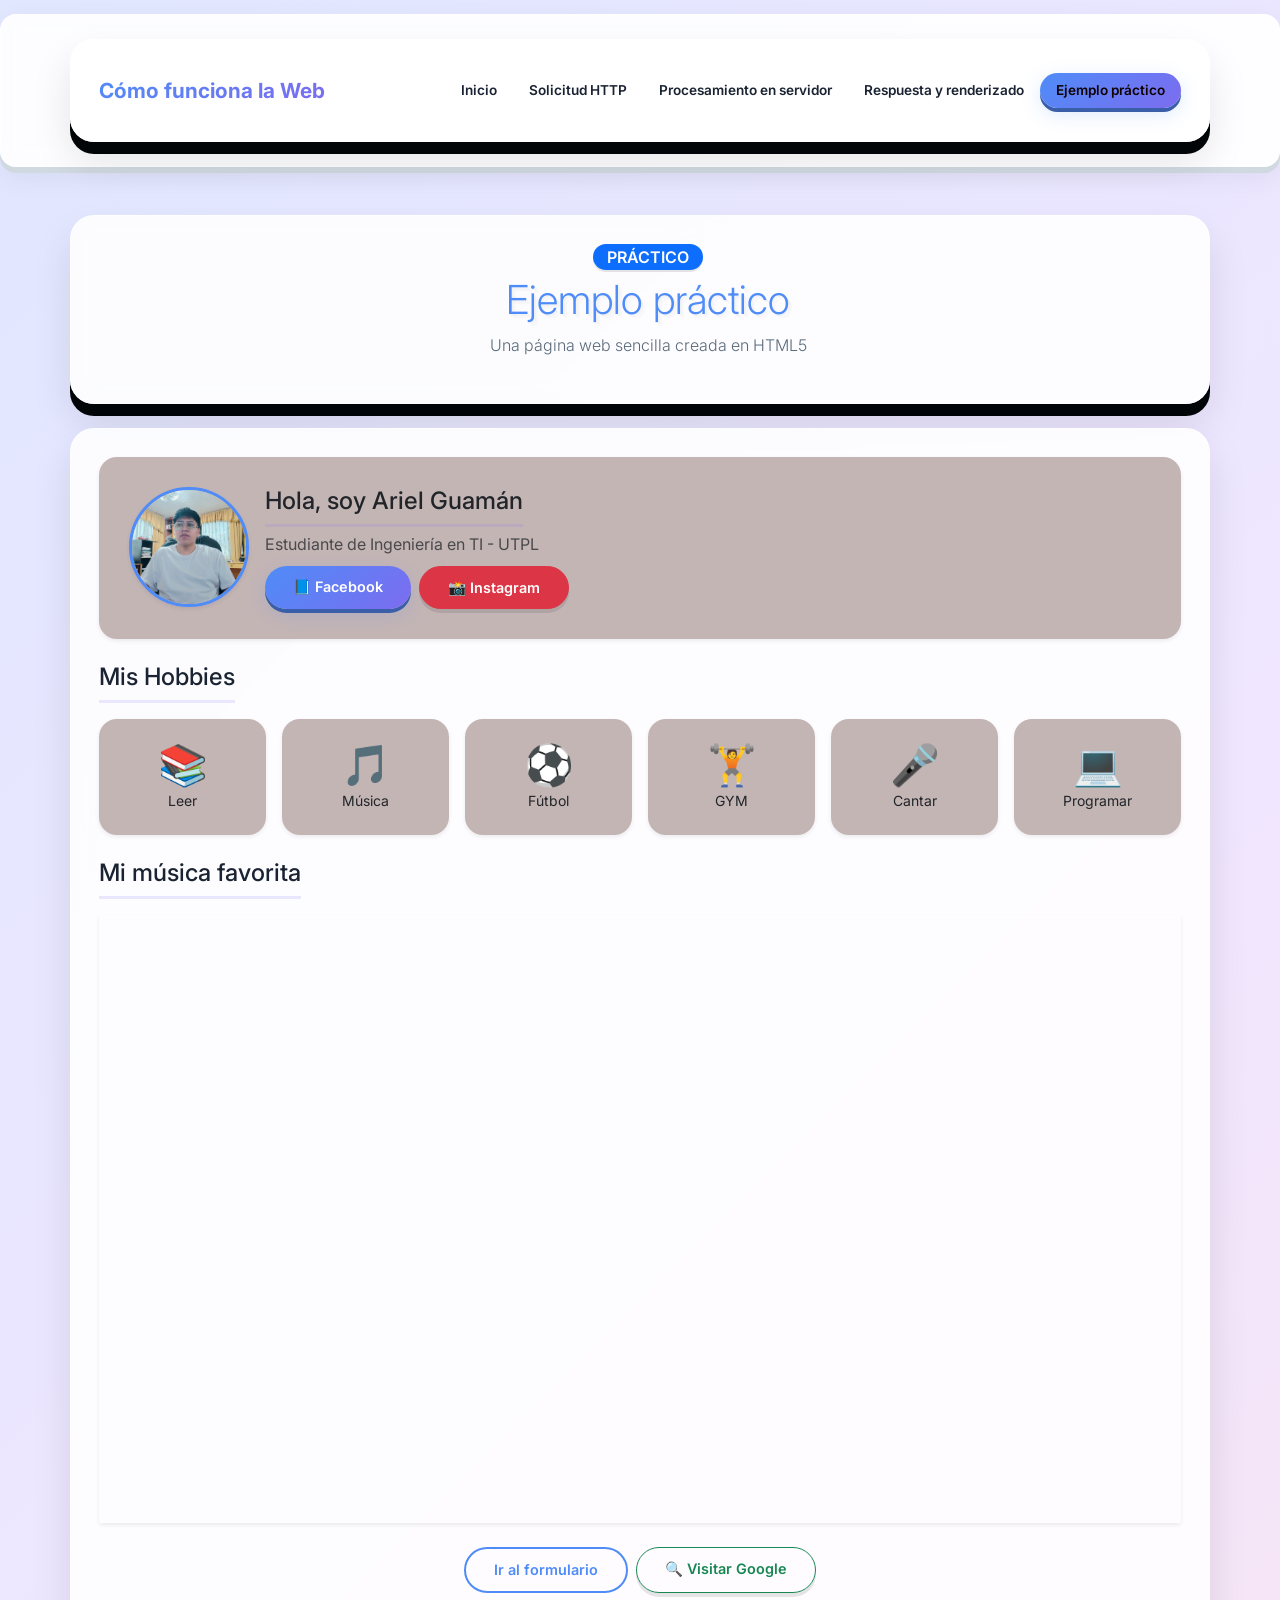
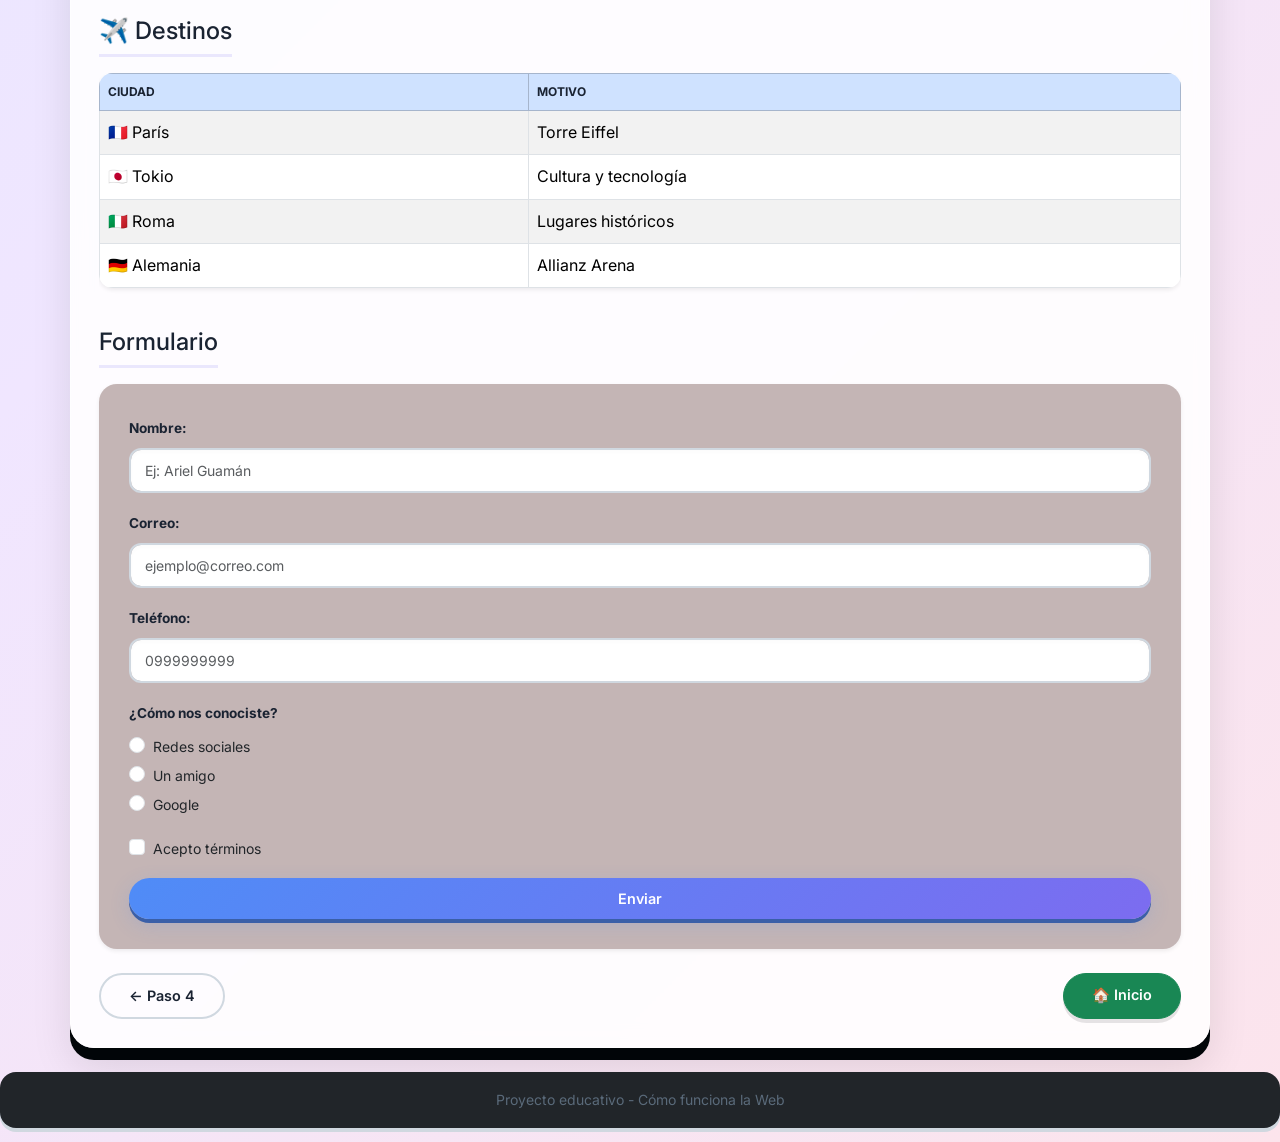
<file: proyecto/ejemplo.html>
<!DOCTYPE html>
<html lang="en">
<head>
    <meta charset="UTF-8">
    <meta name="viewport" content="width=device-width, initial-scale=1.0">
    <title>Ejemplo práctico: Mini página renderizada</title>
    <link rel="stylesheet" href="bootstrap/css/bootstrap.min.css">
    <link rel="stylesheet" href="css/estilos.css">
    
</head>
<body>
    <header>
        <nav class="navbar navbar-expand-lg navbar-dark bg-primary shadow">
            <div class="container">
                <a class="navbar-brand fw-bold" href="index.html">Cómo funciona la Web</a>
                <button class="navbar-toggler" type="button" data-bs-toggle="collapse" data-bs-target="#navbarNav">
                    <span class="navbar-toggler-icon"></span>
                </button>
                <div class="collapse navbar-collapse" id="navbarNav">
                    <ul class="navbar-nav ms-auto">
                        <li class="nav-item"><a class="nav-link" href="index.html">Inicio</a></li>
                        <li class="nav-item"><a class="nav-link" href="solicitud.html">Solicitud HTTP</a></li>
                        <li class="nav-item"><a class="nav-link" href="servidor.html">Procesamiento en servidor</a></li>
                        <li class="nav-item"><a class="nav-link" href="respuesta.html">Respuesta y renderizado</a></li>
                        <li class="nav-item"><a class="nav-link active" href="ejemplo.html">Ejemplo práctico</a></li>
                    </ul>
                </div>
            </div>
        </nav>

        <div class="container text-center mt-4 mt-md-5">
            <div class="d-flex flex-column flex-sm-row align-items-center justify-content-center">
                <span class="display-3 me-0 me-sm-3 mb-2 mb-sm-0"></span>
                <div>
                    <span class="badge bg-primary fs-6"> Práctico</span>
                    <h1 class="mt-1 display-6 display-md-5">Ejemplo práctico</h1>
                    <p class="lead fs-6">Una página web sencilla creada en HTML5</p>
                </div>
            </div>
        </div>
    </header>

    <main class="container my-3 my-md-4">
        <!-- Presentación: foto izquierda + texto + redes -->
        <div class="card shadow-sm mb-4">
            <div class="card-body p-3 p-md-4">
                <div class="d-flex flex-column flex-md-row align-items-center align-items-md-start gap-3">
                    <img src="img/ejemplo.png" alt="Foto de Ariel Guamán" class="rounded-circle shadow-sm" style="width:120px;height:120px;object-fit:cover;flex-shrink:0;">
                    <div class="text-center text-md-start">
                        <h2 class="h4 mb-1"> Hola, soy Ariel Guamán</h2>
                        <p class="text-muted mb-2">Estudiante de Ingeniería en TI - UTPL</p>
                        <div class="d-flex flex-wrap justify-content-center justify-content-md-start gap-2">
                            <a href="https://www.facebook.com/anthonioarielcastillo/?locale=es_LA" class="btn btn-primary btn-sm">📘 Facebook</a>
                            <a href="https://www.instagram.com/" class="btn btn-danger btn-sm">📸 Instagram</a>
                        </div>
                    </div>
                </div>
            </div>
        </div>

        <!-- Hobbies -->
        <h2 class="text-center h4 mb-3"> Mis Hobbies</h2>
        <div class="row g-2 g-md-3 mb-4">
            <div class="col-4 col-md-3 col-lg-2"><div class="card text-center shadow-sm h-100"><div class="card-body p-2 p-md-3"><span class="display-6">📚</span><p class="mb-0 small">Leer</p></div></div></div>
            <div class="col-4 col-md-3 col-lg-2"><div class="card text-center shadow-sm h-100"><div class="card-body p-2 p-md-3"><span class="display-6">🎵</span><p class="mb-0 small">Música</p></div></div></div>
            <div class="col-4 col-md-3 col-lg-2"><div class="card text-center shadow-sm h-100"><div class="card-body p-2 p-md-3"><span class="display-6">⚽</span><p class="mb-0 small">Fútbol</p></div></div></div>
            <div class="col-4 col-md-3 col-lg-2"><div class="card text-center shadow-sm h-100"><div class="card-body p-2 p-md-3"><span class="display-6">🏋️</span><p class="mb-0 small">GYM</p></div></div></div>
            <div class="col-4 col-md-3 col-lg-2"><div class="card text-center shadow-sm h-100"><div class="card-body p-2 p-md-3"><span class="display-6">🎤</span><p class="mb-0 small">Cantar</p></div></div></div>
            <div class="col-4 col-md-3 col-lg-2"><div class="card text-center shadow-sm h-100"><div class="card-body p-2 p-md-3"><span class="display-6">💻</span><p class="mb-0 small">Programar</p></div></div></div>
        </div>

        <!-- Video -->
        <h2 class="text-center h4 mb-3"> Mi música favorita</h2>
        <div class="ratio ratio-16x9 shadow-sm mb-4">
            <iframe src="https://www.youtube.com/embed/Kr4EQDVETuA?si=vXRgKVp96FmNNMOS" title="Video musical" allowfullscreen></iframe>
        </div>

        <!-- Enlaces -->
        <div class="d-flex flex-wrap justify-content-center gap-2 mb-4">
            <a href="#formulario" class="btn btn-outline-primary btn-sm"> Ir al formulario</a>
            <a href="https://www.google.com" target="_blank" class="btn btn-outline-success btn-sm">🔍 Visitar Google</a>
        </div>

        <!-- Tabla Destinos -->
        <h2 class="text-center h4 mb-3">✈️ Destinos</h2>
        <div class="table-responsive mb-4">
            <table class="table table-striped table-bordered table-hover shadow-sm">
                <thead class="table-primary"><tr><th>Ciudad</th><th>Motivo</th></tr></thead>
                <tbody>
                    <tr><td>🇫🇷 París</td><td>Torre Eiffel</td></tr>
                    <tr><td>🇯🇵 Tokio</td><td>Cultura y tecnología</td></tr>
                    <tr><td>🇮🇹 Roma</td><td>Lugares históricos</td></tr>
                    <tr><td>🇩🇪 Alemania</td><td>Allianz Arena</td></tr>
                </tbody>
            </table>
        </div>

        <!-- Formulario -->
        <h2 id="formulario" class="text-center h4 mb-3"> Formulario</h2>
        <div class="card shadow-sm mb-4">
            <div class="card-body p-3 p-md-4">
                <form>
                    <div class="mb-2 mb-md-3">
                        <label class="form-label fw-bold small">Nombre:</label>
                        <input type="text" class="form-control form-control-sm" placeholder="Ej: Ariel Guamán" required>
                    </div>
                    <div class="mb-2 mb-md-3">
                        <label class="form-label fw-bold small">Correo:</label>
                        <input type="email" class="form-control form-control-sm" placeholder="ejemplo@correo.com" required>
                    </div>
                    <div class="mb-2 mb-md-3">
                        <label class="form-label fw-bold small">Teléfono:</label>
                        <input type="tel" class="form-control form-control-sm" placeholder="0999999999">
                    </div>
                    <div class="mb-2 mb-md-3">
                        <label class="form-label fw-bold small">¿Cómo nos conociste?</label>
                        <div class="form-check"><input class="form-check-input" type="radio" name="conociste"><label class="form-check-label small">Redes sociales</label></div>
                        <div class="form-check"><input class="form-check-input" type="radio" name="conociste"><label class="form-check-label small">Un amigo</label></div>
                        <div class="form-check"><input class="form-check-input" type="radio" name="conociste"><label class="form-check-label small">Google</label></div>
                    </div>
                    <div class="mb-2 mb-md-3 form-check">
                        <input type="checkbox" class="form-check-input" required>
                        <label class="form-check-label small">Acepto términos</label>
                    </div>
                    <button type="submit" class="btn btn-primary w-100"> Enviar</button>
                </form>
            </div>
        </div>

        <div class="modal fade" id="infoModal" tabindex="-1">
            <div class="modal-dialog modal-dialog-centered">
                <div class="modal-content">
                    <div class="modal-header bg-primary text-white">
                        <h5 class="modal-title"> Información</h5>
                        <button type="button" class="btn-close btn-close-white" data-bs-dismiss="modal"></button>
                    </div>
                    <div class="modal-body">
                        <p><strong>Proyecto educativo</strong> - Desarrollo Web</p>
                        <p><strong>Framework:</strong> Bootstrap 5</p>
                        <p><strong>Autor:</strong> Ariel Guamán - UTPL</p>
                    </div>
                    <div class="modal-footer">
                        <button type="button" class="btn btn-secondary btn-sm" data-bs-dismiss="modal">Cerrar</button>
                    </div>
                </div>
            </div>
        </div>

        <!-- Navegación -->
        <div class="d-flex flex-wrap justify-content-between gap-2 mt-4">
            <a href="respuesta.html" class="btn btn-outline-secondary">← Paso 4</a>
            <a href="index.html" class="btn btn-success">🏠 Inicio</a>
        </div>
    </main>

    <footer class="bg-dark text-white text-center py-3 mt-4">
        <p class="mb-0 small">Proyecto educativo - Cómo funciona la Web</p>
    </footer>

    <script src="bootstrap/js/bootstrap.bundle.min.js"></script>
</body>
</html>
</file>
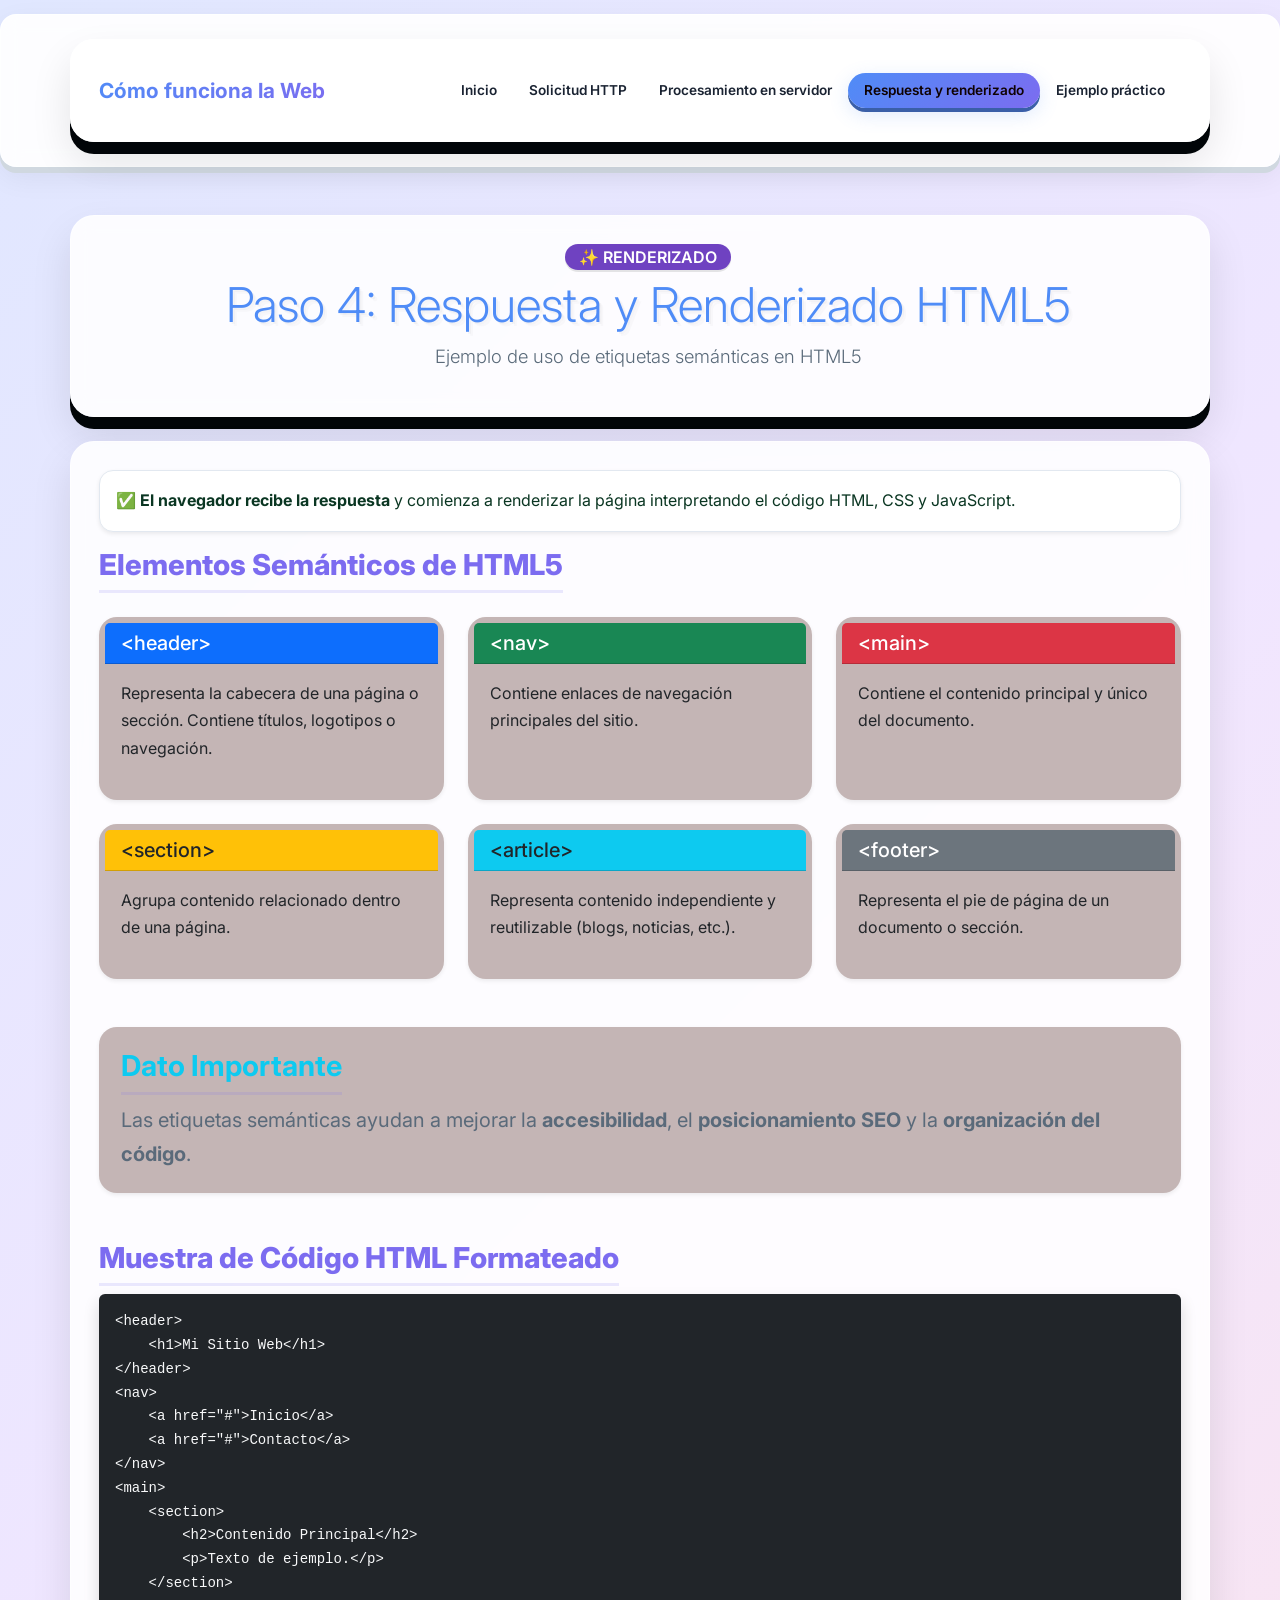
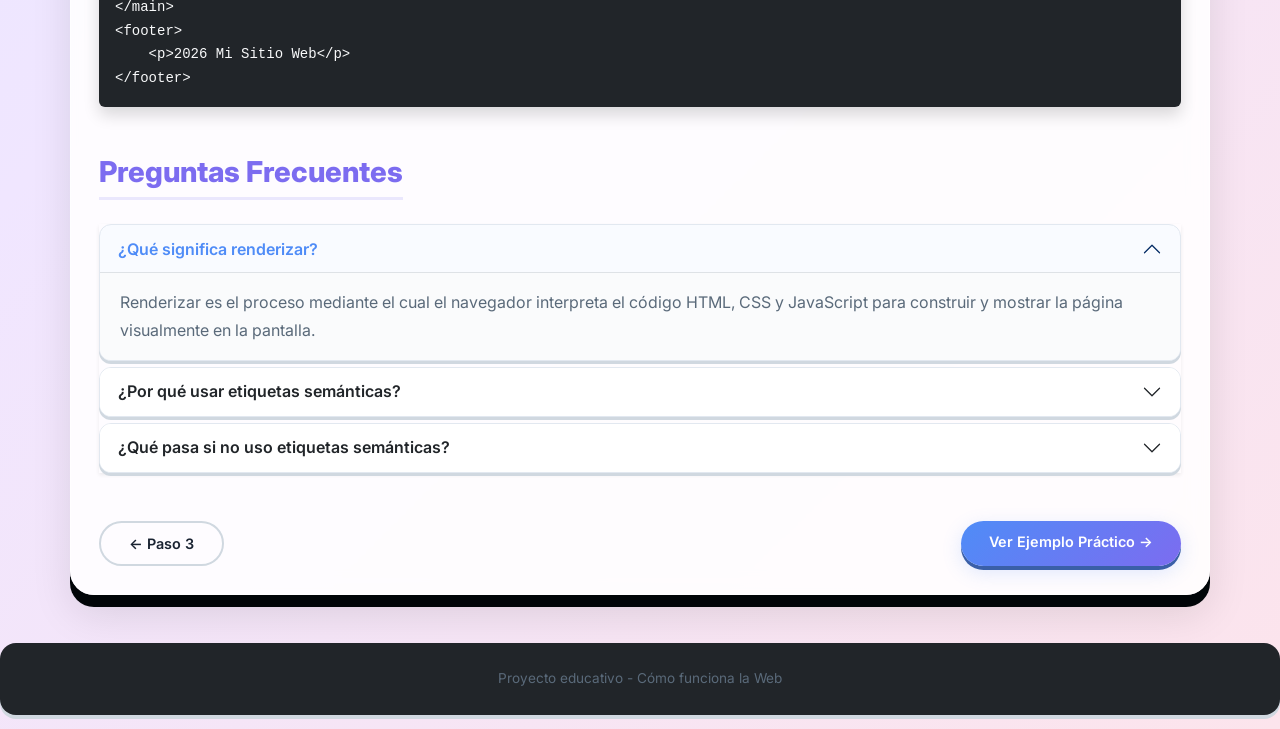
<file: proyecto/respuesta.html>
<!DOCTYPE html>
<html lang="en">
<head>
    <meta charset="UTF-8">
    <meta name="viewport" content="width=device-width, initial-scale=1.0">
    <title>Respuesta y Renderizado HTML5</title>
    <link rel="stylesheet" href="bootstrap/css/bootstrap.min.css">
    <link rel="stylesheet" href="css/estilos.css">
    
</head>
<body>
    <header>
        <nav class="navbar navbar-expand-lg navbar-dark bg-primary shadow">
            <div class="container">
                <a class="navbar-brand fw-bold" href="index.html"> Cómo funciona la Web</a>
                <button class="navbar-toggler" type="button"
                    data-bs-toggle="collapse"
                    data-bs-target="#navbarNav">
                    <span class="navbar-toggler-icon"></span>
                </button>
                <div class="collapse navbar-collapse" id="navbarNav">
                    <ul class="navbar-nav ms-auto">
                        <li class="nav-item"><a class="nav-link" href="index.html">Inicio</a></li>
                        <li class="nav-item"><a class="nav-link" href="solicitud.html">Solicitud HTTP</a></li>
                        <li class="nav-item"><a class="nav-link" href="servidor.html">Procesamiento en servidor</a></li>
                        <li class="nav-item"><a class="nav-link active" href="respuesta.html">Respuesta y renderizado</a></li>
                        <li class="nav-item"><a class="nav-link" href="ejemplo.html">Ejemplo práctico</a></li>
                    </ul>
                </div>
            </div>
        </nav>

        <div class="container text-center mt-5">
            <div class="d-flex align-items-center justify-content-center">
                <span class="display-1 me-3"></span>
                <div>
                    <span class="badge bg-purple text-white fs-6" style="background-color: #6f42c1;">✨ Renderizado</span>
                    <h1 class="mt-1 display-5">Paso 4: Respuesta y Renderizado HTML5</h1>
                    <p class="lead">Ejemplo de uso de etiquetas semánticas en HTML5</p>
                </div>
            </div>
        </div>
    </header>

    <main class="container my-4">
        <!-- Introducción -->
        <div class="alert alert-success shadow-sm" role="alert">
            <strong>✅ El navegador recibe la respuesta</strong> y comienza a renderizar la página interpretando el código HTML, CSS y JavaScript.
        </div>

        <!-- Grid de elementos semánticos -->
        <section class="mb-5">
            <h2 class="text-center mb-4">Elementos Semánticos de HTML5</h2>
            <div class="row g-4">
                <div class="col-md-6 col-lg-4">
                    <div class="card h-100 shadow-sm border-primary">
                        <div class="card-header bg-primary text-white">
                            <h5 class="mb-0">&lt;header&gt;</h5>
                        </div>
                        <div class="card-body">
                            <p>Representa la cabecera de una página o sección. Contiene títulos, logotipos o navegación.</p>
                        </div>
                    </div>
                </div>
                <div class="col-md-6 col-lg-4">
                    <div class="card h-100 shadow-sm border-success">
                        <div class="card-header bg-success text-white">
                            <h5 class="mb-0">&lt;nav&gt;</h5>
                        </div>
                        <div class="card-body">
                            <p>Contiene enlaces de navegación principales del sitio.</p>
                        </div>
                    </div>
                </div>
                <div class="col-md-6 col-lg-4">
                    <div class="card h-100 shadow-sm border-danger">
                        <div class="card-header bg-danger text-white">
                            <h5 class="mb-0">&lt;main&gt;</h5>
                        </div>
                        <div class="card-body">
                            <p>Contiene el contenido principal y único del documento.</p>
                        </div>
                    </div>
                </div>
                <div class="col-md-6 col-lg-4">
                    <div class="card h-100 shadow-sm border-warning">
                        <div class="card-header bg-warning text-dark">
                            <h5 class="mb-0">&lt;section&gt;</h5>
                        </div>
                        <div class="card-body">
                            <p>Agrupa contenido relacionado dentro de una página.</p>
                        </div>
                    </div>
                </div>
                <div class="col-md-6 col-lg-4">
                    <div class="card h-100 shadow-sm border-info">
                        <div class="card-header bg-info text-dark">
                            <h5 class="mb-0">&lt;article&gt;</h5>
                        </div>
                        <div class="card-body">
                            <p>Representa contenido independiente y reutilizable (blogs, noticias, etc.).</p>
                        </div>
                    </div>
                </div>
                <div class="col-md-6 col-lg-4">
                    <div class="card h-100 shadow-sm border-secondary">
                        <div class="card-header bg-secondary text-white">
                            <h5 class="mb-0">&lt;footer&gt;</h5>
                        </div>
                        <div class="card-body">
                            <p>Representa el pie de página de un documento o sección.</p>
                        </div>
                    </div>
                </div>
            </div>
        </section>

        <!-- Aside con dato importante -->
        <aside class="mb-5">
            <div class="card border-info shadow-sm">
                <div class="card-body">
                    <h2 class="card-title text-info"> Dato Importante</h2>
                    <p class="card-text fs-5">
                        Las etiquetas semánticas ayudan a mejorar la <strong>accesibilidad</strong>, el <strong>posicionamiento SEO</strong> y la <strong>organización del código</strong>.
                    </p>
                </div>
            </div>
        </aside>

        <!-- Código formateado -->
        <section class="mb-5">
            <h2>Muestra de Código HTML Formateado</h2>
            <div class="bg-dark text-light p-3 rounded shadow">
                <pre class="mb-0"><code>&lt;header&gt;
    &lt;h1&gt;Mi Sitio Web&lt;/h1&gt;
&lt;/header&gt;
&lt;nav&gt;
    &lt;a href="#"&gt;Inicio&lt;/a&gt;
    &lt;a href="#"&gt;Contacto&lt;/a&gt;
&lt;/nav&gt;
&lt;main&gt;
    &lt;section&gt;
        &lt;h2&gt;Contenido Principal&lt;/h2&gt;
        &lt;p&gt;Texto de ejemplo.&lt;/p&gt;
    &lt;/section&gt;
&lt;/main&gt;
&lt;footer&gt;
    &lt;p&gt;2026 Mi Sitio Web&lt;/p&gt;
&lt;/footer&gt;</code></pre>
            </div>
        </section>

        <!-- Acordeón (componente adicional) -->
        <section class="mb-5">
            <h2 class="text-center mb-4">Preguntas Frecuentes</h2>
            <div class="accordion shadow-sm" id="faqAccordion">
                <div class="accordion-item">
                    <h3 class="accordion-header">
                        <button class="accordion-button" type="button" data-bs-toggle="collapse" data-bs-target="#faq1">
                            ¿Qué significa renderizar?
                        </button>
                    </h3>
                    <div id="faq1" class="accordion-collapse collapse show" data-bs-parent="#faqAccordion">
                        <div class="accordion-body">
                            Renderizar es el proceso mediante el cual el navegador interpreta el código HTML, CSS y JavaScript para construir y mostrar la página visualmente en la pantalla.
                        </div>
                    </div>
                </div>
                <div class="accordion-item">
                    <h3 class="accordion-header">
                        <button class="accordion-button collapsed" type="button" data-bs-toggle="collapse" data-bs-target="#faq2">
                            ¿Por qué usar etiquetas semánticas?
                        </button>
                    </h3>
                    <div id="faq2" class="accordion-collapse collapse" data-bs-parent="#faqAccordion">
                        <div class="accordion-body">
                            Mejoran la accesibilidad para lectores de pantalla, ayudan a los motores de búsqueda a entender mejor el contenido y hacen el código más legible y mantenible.
                        </div>
                    </div>
                </div>
                <div class="accordion-item">
                    <h3 class="accordion-header">
                        <button class="accordion-button collapsed" type="button" data-bs-toggle="collapse" data-bs-target="#faq3">
                            ¿Qué pasa si no uso etiquetas semánticas?
                        </button>
                    </h3>
                    <div id="faq3" class="accordion-collapse collapse" data-bs-parent="#faqAccordion">
                        <div class="accordion-body">
                            Sin etiquetas semánticas, el HTML pierde significado estructural, lo que dificulta la accesibilidad y puede afectar negativamente el posicionamiento SEO.
                        </div>
                    </div>
                </div>
            </div>
        </section>

        <!-- Botones navegación -->
        <div class="d-flex justify-content-between mt-5">
            <a href="servidor.html" class="btn btn-outline-secondary">← Paso 3</a>
            <a href="ejemplo.html" class="btn btn-primary">Ver Ejemplo Práctico →</a>
        </div>
    </main>

    <footer class="bg-dark text-white text-center py-4 mt-5">
        <p class="mb-0">Proyecto educativo - Cómo funciona la Web</p>
    </footer>

    <script src="bootstrap/js/bootstrap.bundle.min.js"></script>
</body>
</html>
</file>
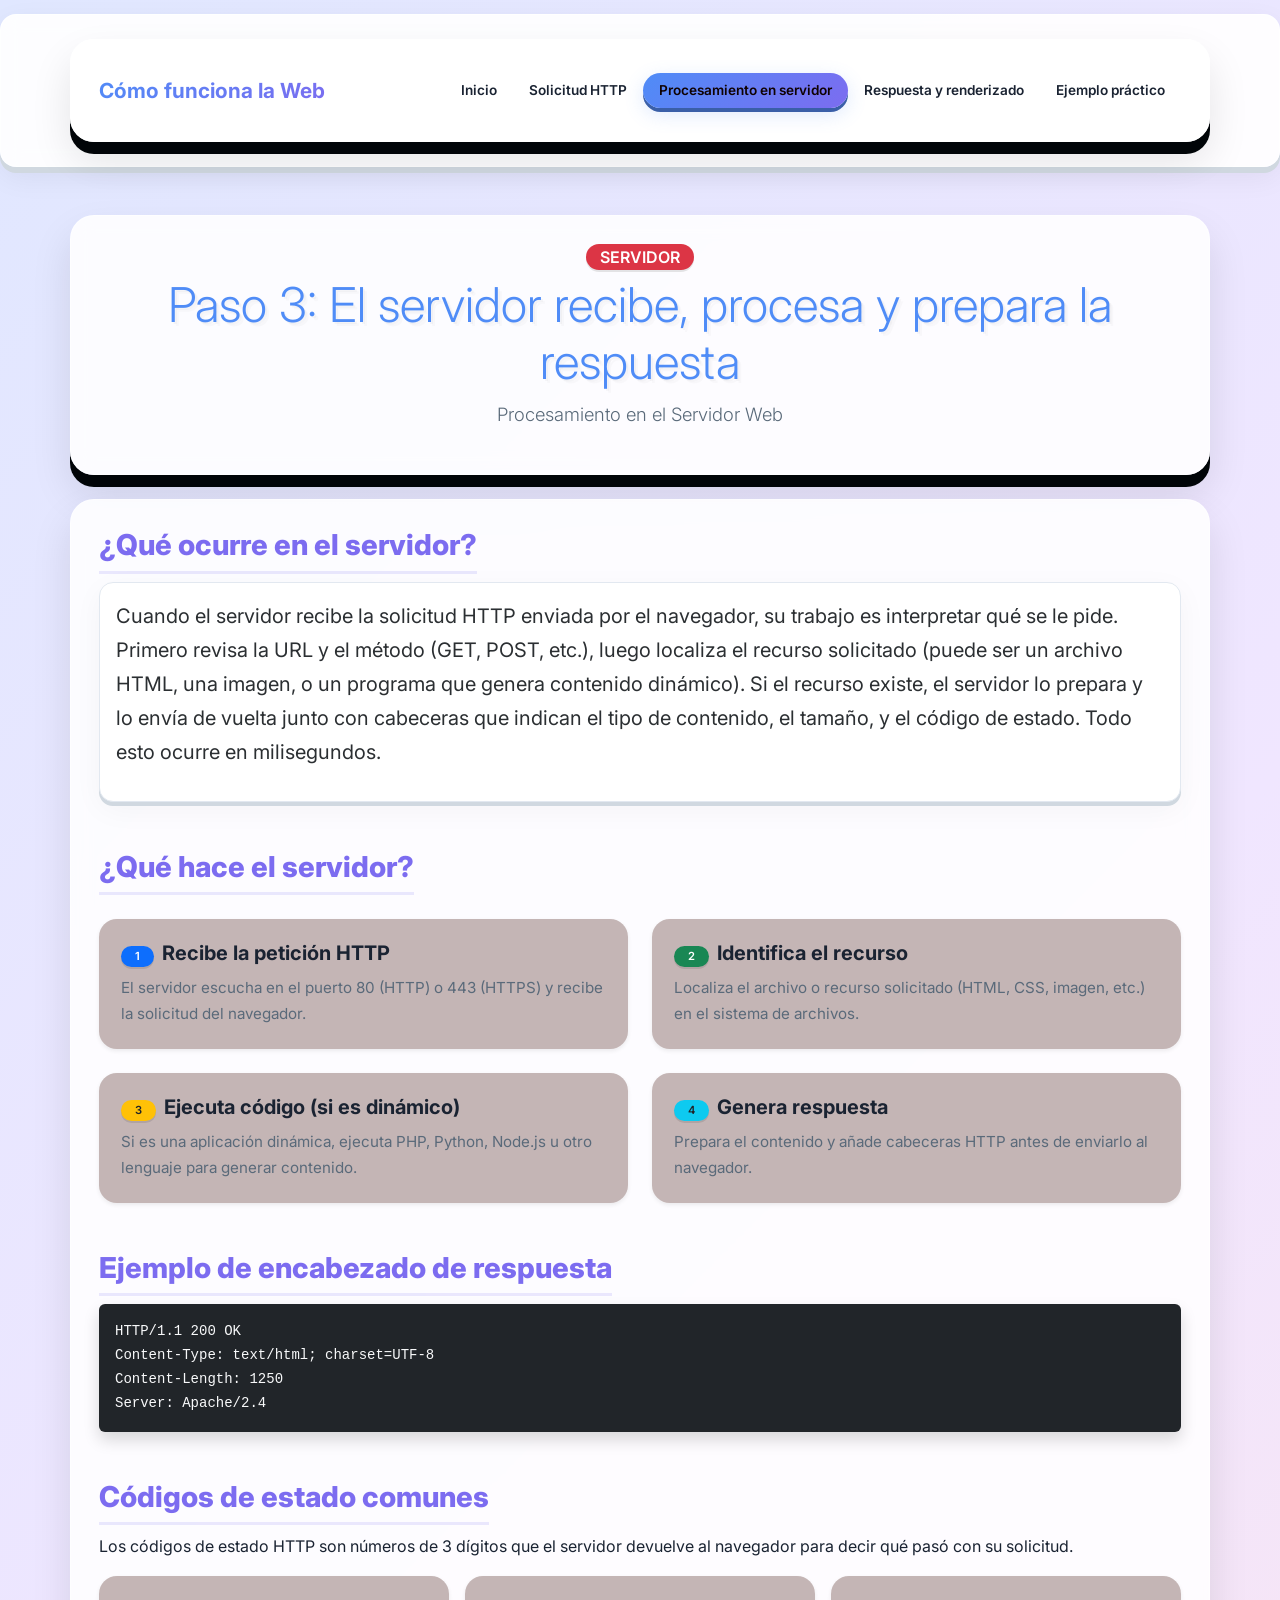
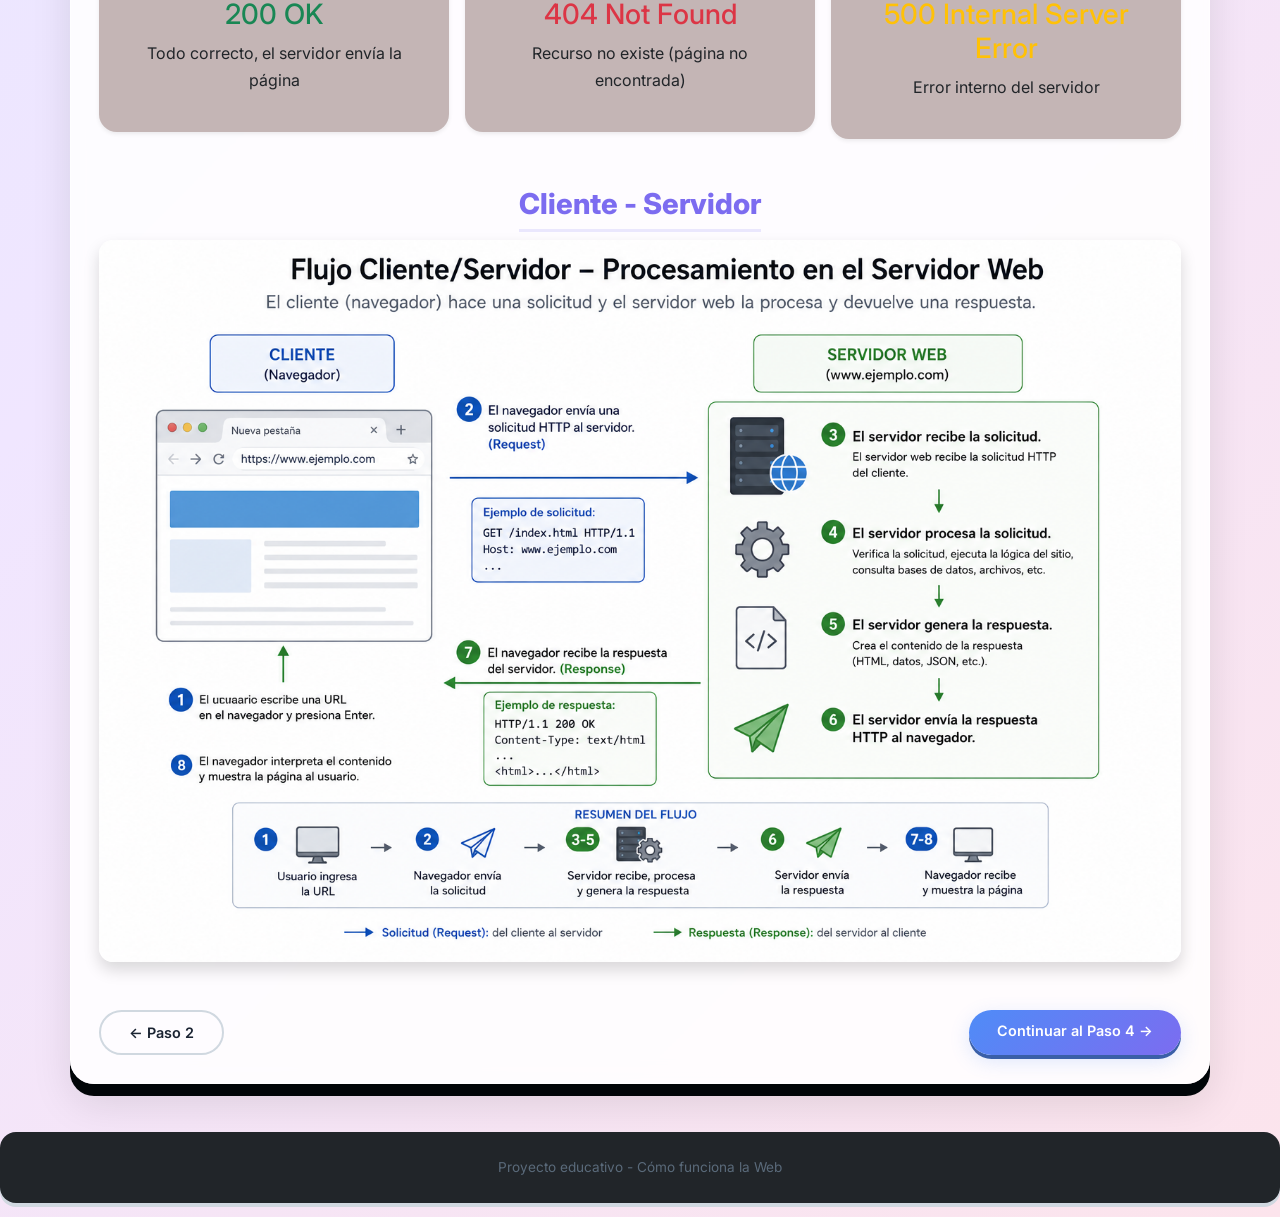
<file: proyecto/servidor.html>
<!DOCTYPE html>
<html lang="es">
<head>
    <meta charset="UTF-8">
    <meta name="viewport" content="width=device-width, initial-scale=1.0">
    <title>Procesamieento en el Servidor</title>
    <link rel="stylesheet" href="bootstrap/css/bootstrap.min.css">
    <link rel="stylesheet" href="css/estilos.css">

</head>
<body>
    <header>
        <nav class="navbar navbar-expand-lg navbar-dark bg-primary shadow">
            <div class="container">
                <a class="navbar-brand fw-bold" href="index.html"> Cómo funciona la Web</a>
                <button class="navbar-toggler" type="button"
                    data-bs-toggle="collapse"
                    data-bs-target="#navbarNav">
                    <span class="navbar-toggler-icon"></span>
                </button>
                <div class="collapse navbar-collapse" id="navbarNav">
                    <ul class="navbar-nav ms-auto">
                        <li class="nav-item"><a class="nav-link" href="index.html">Inicio</a></li>
                        <li class="nav-item"><a class="nav-link" href="solicitud.html">Solicitud HTTP</a></li>
                        <li class="nav-item"><a class="nav-link active" href="servidor.html">Procesamiento en servidor</a></li>
                        <li class="nav-item"><a class="nav-link" href="respuesta.html">Respuesta y renderizado</a></li>
                        <li class="nav-item"><a class="nav-link" href="ejemplo.html">Ejemplo práctico</a></li>
                    </ul>
                </div>
            </div>
        </nav>

        <div class="container text-center mt-5">
                    <span class="badge bg-danger fs-6"> Servidor</span>
                    <h1 class="mt-1 display-5">Paso 3: El servidor recibe, procesa y prepara la respuesta</h1>
                    <p class="lead">Procesamiento en el Servidor Web</p>
                </div>
            </div>
        </div>
    </header>

    <main class="container my-4">
        <!-- ¿Qué ocurre? -->
        <section class="mb-5">
            <h2>¿Qué ocurre en el servidor?</h2>
            <div class="alert alert-secondary">
                <p class="fs-5">
                    Cuando el servidor recibe la solicitud HTTP enviada por el navegador, su trabajo es interpretar qué se le pide. Primero revisa la URL y el método (GET, POST, etc.), luego localiza el recurso solicitado (puede ser un archivo HTML, una imagen, o un programa que genera contenido dinámico). Si el recurso existe, el servidor lo prepara y lo envía de vuelta junto con cabeceras que indican el tipo de contenido, el tamaño, y el código de estado. Todo esto ocurre en milisegundos.
                </p>
            </div>
        </section>

        <!-- Pasos en cards -->
        <section class="mb-5">
            <h2 class="text-center mb-4">¿Qué hace el servidor?</h2>
            <div class="row g-4">
                <div class="col-md-6">
                    <div class="card h-100 shadow-sm border-primary">
                        <div class="card-body">
                            <h5 class="card-title"><span class="badge bg-primary rounded-pill me-2">1</span>Recibe la petición HTTP</h5>
                            <p class="card-text">El servidor escucha en el puerto 80 (HTTP) o 443 (HTTPS) y recibe la solicitud del navegador.</p>
                        </div>
                    </div>
                </div>
                <div class="col-md-6">
                    <div class="card h-100 shadow-sm border-success">
                        <div class="card-body">
                            <h5 class="card-title"><span class="badge bg-success rounded-pill me-2">2</span>Identifica el recurso</h5>
                            <p class="card-text">Localiza el archivo o recurso solicitado (HTML, CSS, imagen, etc.) en el sistema de archivos.</p>
                        </div>
                    </div>
                </div>
                <div class="col-md-6">
                    <div class="card h-100 shadow-sm border-warning">
                        <div class="card-body">
                            <h5 class="card-title"><span class="badge bg-warning text-dark rounded-pill me-2">3</span>Ejecuta código (si es dinámico)</h5>
                            <p class="card-text">Si es una aplicación dinámica, ejecuta PHP, Python, Node.js u otro lenguaje para generar contenido.</p>
                        </div>
                    </div>
                </div>
                <div class="col-md-6">
                    <div class="card h-100 shadow-sm border-info">
                        <div class="card-body">
                            <h5 class="card-title"><span class="badge bg-info text-dark rounded-pill me-2">4</span>Genera respuesta</h5>
                            <p class="card-text">Prepara el contenido y añade cabeceras HTTP antes de enviarlo al navegador.</p>
                        </div>
                    </div>
                </div>
            </div>
        </section>

        <!-- Ejemplo de encabezado -->
        <section class="mb-5">
            <h2>Ejemplo de encabezado de respuesta</h2>
            <div class="bg-dark text-light p-3 rounded shadow">
                <pre class="mb-0"><code>HTTP/1.1 200 OK
Content-Type: text/html; charset=UTF-8
Content-Length: 1250
Server: Apache/2.4</code></pre>
            </div>
        </section>

        <!-- Códigos de estado -->
        <section class="mb-5">
            <h2>Códigos de estado comunes</h2>
            <p>Los códigos de estado HTTP son números de 3 dígitos que el servidor devuelve al navegador para decir qué pasó con su solicitud.</p>
            <div class="row g-3">
                <div class="col-md-4">
                    <div class="card border-success shadow-sm">
                        <div class="card-body text-center">
                            <h3 class="text-success">200 OK</h3>
                            <p>Todo correcto, el servidor envía la página</p>
                        </div>
                    </div>
                </div>
                <div class="col-md-4">
                    <div class="card border-danger shadow-sm">
                        <div class="card-body text-center">
                            <h3 class="text-danger">404 Not Found</h3>
                            <p>Recurso no existe (página no encontrada)</p>
                        </div>
                    </div>
                </div>
                <div class="col-md-4">
                    <div class="card border-warning shadow-sm">
                        <div class="card-body text-center">
                            <h3 class="text-warning">500 Internal Server Error</h3>
                            <p>Error interno del servidor</p>
                        </div>
                    </div>
                </div>
            </div>
        </section>

        <!-- Imagen -->
        <section class="text-center mb-5">
            <h2>Cliente - Servidor</h2>
            <img src="img/ClienteServidor.png"
                alt="Diagrama de comunicación cliente-servidor"
                class="img-fluid rounded shadow">
        </section>

        <!-- Botones navegación -->
        <div class="d-flex justify-content-between mt-5">
            <a href="solicitud.html" class="btn btn-outline-secondary">← Paso 2</a>
            <a href="respuesta.html" class="btn btn-primary">Continuar al Paso 4 →</a>
        </div>
    </main>

    <footer class="bg-dark text-white text-center py-4 mt-5">
        <p class="mb-0">Proyecto educativo - Cómo funciona la Web</p>
    </footer>

    <script src="bootstrap/js/bootstrap.bundle.min.js"></script>
</body>
</html>
</file>
<file: proyecto/css/estilos.css>
@import url('https://fonts.googleapis.com/css2?family=Inter:wght@400;600;700;900&display=swap');

:root {
    --primary: #4f8cf7;
    --secondary: #7c6cf0;
    --accent: #f59e0b;
    --bg: #180214;
    --card: #c4b5b5;
    --text: #1a2332;
    --text-muted: #5a6a7a;
    --shadow: 0 8px 30px rgba(0,0,0,0.08);
    --shadow-3d: 0 12px 0 #010508, 0 20px 40px rgba(0,0,0,0.10);
}

body {
    font-family: 'Inter', sans-serif;
    background: linear-gradient(135deg, #e0e7ff, #f0e6ff, #fce4ec);
    min-height: 100vh;
    color: var(--text);
    line-height: 1.7;
}

/* CONTENEDOR CON EFECTO 3D */
.container, .container-fluid {
    background: rgba(255,255,255,0.88);
    backdrop-filter: blur(10px);
    border-radius: 24px;
    padding: 28px;
    margin: 18px auto;
    box-shadow: var(--shadow-3d);
    border: 1px solid rgba(255,255,255,0.5);
    transition: all 0.3s ease;
}

.container:hover, .container-fluid:hover {
    transform: translateY(-2px);
    box-shadow: 0 14px 0 #c8d0d8, 0 25px 50px rgba(0,0,0,0.12);
}

/* NAVBAR CON EFECTO 3D */
.navbar {
    background: rgba(255,255,255,0.92) !important;
    backdrop-filter: blur(10px);
    border-radius: 16px;
    margin: 14px auto;
    padding: 6px 16px !important;
    box-shadow: 0 6px 0 #d0d8e0, 0 10px 30px rgba(0,0,0,0.06) !important;
    border: 1px solid rgba(255,255,255,0.6);
}

.navbar-brand {
    font-weight: 900;
    font-size: 1.3rem;
    background: linear-gradient(135deg, var(--primary), var(--secondary));
    -webkit-background-clip: text;
    -webkit-text-fill-color: transparent;
}

.nav-link {
    font-weight: 600;
    color: var(--text) !important;
    padding: 6px 16px !important;
    border-radius: 50px;
    font-size: 0.85rem;
}

.nav-link:hover {
    background: rgba(79, 140, 247, 0.08);
    color: var(--primary) !important;
}

.nav-link.active {
    background: linear-gradient(135deg, var(--primary), var(--secondary)) !important;
    color: #0f0202 !important;
    box-shadow: 0 4px 0 #3a5fa8, 0 6px 20px rgba(79, 140, 247, 0.2);
}

/* TIPOGRAFÍA */
h1 {
    font-weight: 900;
    font-size: 2.6rem;
    color: var(--primary);
    text-shadow: 2px 2px 0 rgba(0,0,0,0.03), 4px 4px 0 rgba(0,0,0,0.02);
}

h2 {
    font-weight: 800;
    font-size: 1.8rem;
    color: var(--secondary);
    border-bottom: 3px solid rgba(124, 108, 240, 0.15);
    padding-bottom: 8px;
    display: inline-block;
}

.lead { font-size: 1.15rem; color: var(--text-muted); }

/* CARDS CON EFECTO 3D */
.card {
    background: var(--card);
    border: none !important;
    border-radius: 18px !important;
    box-shadow: 0 6px 0 #010102, 0 8px 30px rgba(0,0,0,0.06);
    transition: all 0.3s ease;
    padding: 6px;
}

.card:hover {
    transform: translateY(-4px);
    box-shadow: 0 8px 0 #040608, 0 15px 40px rgba(0,0,0,0.10);
}

.card-title { font-weight: 700; color: var(--text); }
.card-text { color: var(--text-muted); font-size: 0.95rem; }

/* BADGES 3D */
.badge {
    font-weight: 600;
    padding: 5px 14px;
    border-radius: 50px;
    font-size: 0.7rem;
    text-transform: uppercase;
    box-shadow: 0 2px 0 rgba(0,0,0,0.1);
}

.badge-primary { background: var(--primary); color: #fff; }
.badge-success { background: #48c774; color: #fff; }
.badge-warning { background: var(--accent); color: #fff; }

/* BOTONES 3D */
.btn {
    font-weight: 600;
    border-radius: 50px !important;
    padding: 10px 28px;
    transition: all 0.15s ease;
    font-size: 0.9rem;
    box-shadow: 0 4px 0 rgba(0,0,0,0.1);
}

.btn:active {
    transform: translateY(3px);
    box-shadow: 0 1px 0 rgba(0,0,0,0.1);
}

.btn-primary {
    background: linear-gradient(135deg, var(--primary), var(--secondary)) !important;
    border: none !important;
    box-shadow: 0 4px 0 #3a5fa8, 0 6px 20px rgba(79, 140, 247, 0.2);
}

.btn-primary:hover {
    transform: translateY(-2px);
    box-shadow: 0 6px 0 #3a5fa8, 0 10px 30px rgba(79, 140, 247, 0.3);
}

.btn-outline-primary {
    border: 2px solid var(--primary) !important;
    color: var(--primary) !important;
    box-shadow: none;
}

.btn-outline-primary:hover {
    background: var(--primary) !important;
    color: #fff !important;
    transform: translateY(-2px);
    box-shadow: 0 4px 0 #3a5fa8;
}

.btn-outline-secondary {
    border: 2px solid #d0d8e0 !important;
    color: var(--text) !important;
    box-shadow: none;
}

.btn-outline-secondary:hover {
    background: var(--secondary) !important;
    color: #fff !important;
    border-color: var(--secondary) !important;
    box-shadow: 0 4px 0 #5a4a9a;
}

/* ALERTAS 3D */
.alert {
    background: #fff;
    border: 1px solid #e2e8f0 !important;
    border-radius: 14px !important;
    box-shadow: 0 4px 0 #d0d8e0, 0 8px 30px rgba(0,0,0,0.04);
}

.alert-info { border-left: 4px solid var(--primary) !important; }
.alert-info strong { color: var(--primary); }

/* TABLAS 3D */
.table {
    background: #fff;
    border-radius: 14px !important;
    overflow: hidden;
    box-shadow: 0 4px 0 #d0d8e0, 0 8px 30px rgba(0,0,0,0.04);
}

.table thead { background: #f7fafc; }
.table th { font-weight: 700; color: var(--text); text-transform: uppercase; font-size: 0.75rem; }
.table-hover tbody tr:hover { background: rgba(79, 140, 247, 0.03) !important; }

/* FORMULARIO 3D */
.form-control {
    border: 2px solid #d0d8e0 !important;
    border-radius: 12px !important;
    padding: 10px 14px;
    box-shadow: inset 0 2px 4px rgba(0,0,0,0.02);
}

.form-control:focus {
    border-color: var(--primary) !important;
    box-shadow: 0 0 0 4px rgba(79, 140, 247, 0.08), inset 0 2px 4px rgba(0,0,0,0.02);
}

.form-label { font-weight: 600; font-size: 0.85rem; color: var(--text); }

/* ACORDEÓN 3D */
.accordion-item {
    border: 1px solid #e2e8f0 !important;
    border-radius: 12px !important;
    margin-bottom: 6px;
    overflow: hidden;
    box-shadow: 0 3px 0 #d0d8e0;
}

.accordion-button {
    background: #fff !important;
    font-weight: 600;
    padding: 14px 18px;
}

.accordion-button:not(.collapsed) {
    background: rgba(79, 140, 247, 0.03) !important;
    color: var(--primary) !important;
}

.accordion-body { background: #fafbfc; color: var(--text-muted); }

/* MODAL 3D */
.modal-content {
    border-radius: 18px !important;
    border: none !important;
    box-shadow: 0 12px 0 #c8d0d8, 0 30px 60px rgba(0,0,0,0.12);
}

.modal-title { font-weight: 700; color: var(--text); }

/* FOOTER 3D */
footer {
    background: rgba(255,255,255,0.90) !important;
    backdrop-filter: blur(10px);
    border-radius: 16px;
    margin: 14px auto;
    padding: 16px 0;
    box-shadow: 0 4px 0 #d0d8e0;
}

footer p { color: var(--text-muted); font-size: 0.85rem; }

/* IMÁGENES 3D */
.img-fluid {
    border-radius: 14px !important;
    box-shadow: 0 6px 0 #c8d0d8, 0 10px 30px rgba(0,0,0,0.06);
}

.rounded-circle {
    border: 3px solid var(--primary);
    box-shadow: 0 6px 0 #c8d0d8, 0 10px 30px rgba(0,0,0,0.06);
}

/* ACCESIBILIDAD */
.btn:focus-visible,
.form-control:focus-visible,
a:focus-visible {
    outline: 3px solid #f56565 !important;
    outline-offset: 2px !important;
}

/* RESPONSIVE */
@media (max-width: 576px) {
    .container { padding: 16px !important; }
    h1 { font-size: 1.6rem !important; }
    h2 { font-size: 1.3rem !important; }
    .lead { font-size: 1rem !important; }
    .navbar-brand { font-size: 1rem !important; }
}
/* ===== MENÚ HAMBURGUESA CORREGIDO ===== */

/* Botón hamburguesa */
.navbar-toggler {
    border: 2px solid #4f8cf7 !important;
    padding: 8px 12px;
    border-radius: 12px;
}

.navbar-toggler-icon {
    background-image: url("data:image/svg+xml,%3csvg xmlns='http://www.w3.org/2000/svg' viewBox='0 0 30 30'%3e%3cpath stroke='%234f8cf7' stroke-linecap='round' stroke-miterlimit='10' stroke-width='2' d='M4 7h22M4 15h22M4 23h22'/%3e%3c/svg%3e") !important;
}

/* Menú desplegable - Fondo oscuro y texto visible */
@media (max-width: 991px) {
    .navbar-collapse {
        background: #1a2332 !important;
        border-radius: 16px;
        padding: 20px;
        margin-top: 12px;
        box-shadow: 0 8px 0 #0d1117, 0 15px 40px rgba(0,0,0,0.3);
        border: 1px solid rgba(255,255,255,0.08);
    }

    .navbar-nav .nav-link {
        color: #ffffff !important;
        padding: 12px 18px !important;
        border-radius: 12px;
    }

    .navbar-nav .nav-link:hover {
        background: rgba(79, 140, 247, 0.15) !important;
        color: #4f8cf7 !important;
    }

    .navbar-nav .nav-link.active {
        background: linear-gradient(135deg, #4f8cf7, #7c6cf0) !important;
        color: #ffffff !important;
    }
}
</file>
